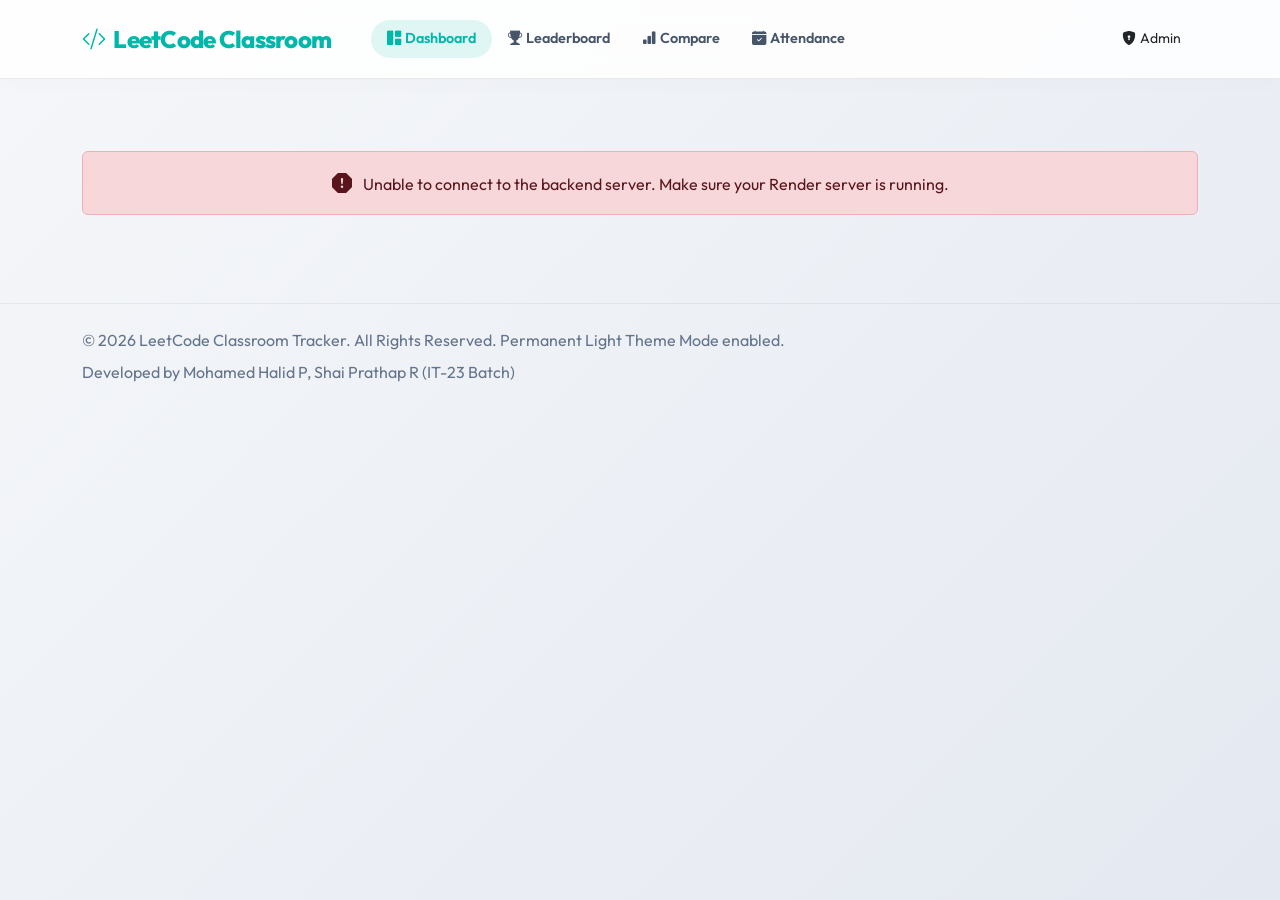
<file: frontend/index.html>
<!DOCTYPE html>
<html lang="en">
<head>
    <meta charset="UTF-8">
    <meta name="viewport" content="width=device-width, initial-scale=1.0">
    <title>Dashboard | LeetCode Class Tracker</title>
    <!-- Google Fonts -->
    <link rel="preconnect" href="https://fonts.googleapis.com">
    <link rel="preconnect" href="https://fonts.gstatic.com" crossorigin>
    <link href="https://fonts.googleapis.com/css2?family=Inter:wght@400;500;600;700&family=Outfit:wght@400;500;600;700;800&display=swap" rel="stylesheet">
    <!-- Bootstrap 5 CSS CDN -->
    <link href="https://cdn.jsdelivr.net/npm/bootstrap@5.3.2/dist/css/bootstrap.min.css" rel="stylesheet">
    <!-- Bootstrap Icons CDN -->
    <link rel="stylesheet" href="https://cdn.jsdelivr.net/npm/bootstrap-icons@1.11.2/font/bootstrap-icons.min.css">
    <!-- Custom CSS -->
    <link rel="stylesheet" href="css/style.css">
</head>
<body class="light-theme">
    
    <!-- Navbar Container -->
    <div id="navbar-container"></div>

    <!-- Main Content -->
    <div class="container my-4">
        <!-- Loader -->
        <div id="loader" class="text-center py-5">
            <div class="spinner-border text-easy" role="status">
                <span class="visually-hidden">Loading...</span>
            </div>
            <p class="text-secondary-custom mt-2">Loading classroom statistics dashboard...</p>
        </div>

        <!-- Dashboard Content (hidden until loaded) -->
        <div id="dashboard-content" style="display: none;">
            <!-- Filter Section -->
            <div class="card-glass p-3 mb-4 animate-fade-in">
                <div class="row g-3 align-items-center">
                    <div class="col-md-4">
                        <label for="deptSelect" class="form-label fw-semibold text-secondary-custom fs-7 mb-1">Filter Department</label>
                        <select id="deptSelect" class="form-select form-select-custom rounded-pill px-3 fs-7">
                            <option value="ALL">All Departments</option>
                            <option value="IT">Information Technology (IT)</option>
                            <option value="CSE">Computer Science & Engineering (CSE)</option>
                            <option value="CCE">Computer Science & Communication (CCE)</option>
                            <option value="AIML">Artificial Intelligence & Machine Learning (AIML)</option>
                            <option value="CS">Computer Science (CS)</option>
                        </select>
                    </div>
                    <div class="col-md-4">
                        <label for="yearSelect" class="form-label fw-semibold text-secondary-custom fs-7 mb-1">Filter Academic Year</label>
                        <select id="yearSelect" class="form-select form-select-custom rounded-pill px-3 fs-7">
                            <option value="ALL">All Years</option>
                            <option value="1">1st Year</option>
                            <option value="2">2nd Year</option>
                            <option value="3">3rd Year</option>
                            <option value="4">4th Year</option>
                        </select>
                    </div>
                    <div class="col-md-4 d-flex align-items-end h-100 mt-md-4">
                        <button id="applyFiltersBtn" class="btn btn-easy text-dark fw-bold rounded-pill w-100 py-2">
                            Apply Filters <i class="bi bi-funnel-fill ms-1"></i>
                        </button>
                    </div>
                </div>
            </div>

            <div class="row g-4 mb-4 animate-fade-in">
                <!-- Stats Cards -->
                <div class="col-md-4">
                    <div class="card-glass p-4 text-center h-100 d-flex flex-column justify-content-center">
                        <span class="fs-6 fw-semibold text-secondary-custom text-uppercase mb-2">Classroom</span>
                        <span id="classLabel" class="display-5 fw-extrabold text-easy">-</span>
                        <span class="fs-7 text-secondary-custom mt-2"><i class="bi bi-mortarboard-fill"></i> Mapped class database</span>
                    </div>
                </div>
                
                <div class="col-md-4">
                    <div class="card-glass p-4 text-center h-100 d-flex flex-column justify-content-center">
                        <span class="fs-6 fw-semibold text-secondary-custom text-uppercase mb-2">Today's Solves</span>
                        <span id="todaySolvesVal" class="display-4 fw-extrabold text-warning">0</span>
                        <span class="fs-7 text-secondary-custom mt-2"><i class="bi bi-graph-up-arrow"></i> Problems solved today</span>
                    </div>
                </div>
                
                <div class="col-md-4">
                    <div class="card-glass p-4 text-center h-100 d-flex flex-column justify-content-center">
                        <span class="fs-6 fw-semibold text-secondary-custom text-uppercase mb-2">Total Solves</span>
                        <span id="totalSolvesVal" class="display-4 fw-extrabold text-info">0</span>
                        <span class="fs-7 text-secondary-custom mt-2"><i class="bi bi-database-check"></i> Classroom aggregate</span>
                    </div>
                </div>
            </div>

            <div class="row g-4">
                <!-- Main Dashboard Body (Left Col) -->
                <div class="col-lg-8 animate-fade-in" style="animation-delay: 0.1s;">
                    <!-- Top Leaderboard Snippet -->
                    <div class="card-glass p-4 mb-4">
                        <div class="d-flex justify-content-between align-items-center mb-4">
                            <h3 class="mb-0 fs-4"><i class="bi bi-award-fill text-warning me-2"></i>Top Classroom Solvers</h3>
                            <a href="leaderboard.html" id="viewAllBtn" class="btn btn-sm btn-outline-easy fw-semibold rounded-pill px-3">
                                View All <i class="bi bi-arrow-right"></i>
                            </a>
                        </div>
                        
                        <div class="table-responsive">
                            <table class="table table-custom">
                                <thead>
                                    <tr>
                                        <th scope="col" style="width: 80px;">Rank</th>
                                        <th scope="col">Student</th>
                                        <th scope="col" class="text-center">Solved</th>
                                        <th scope="col" class="text-center">Breakdown</th>
                                        <th scope="col" class="text-center">Activity</th>
                                    </tr>
                                </thead>
                                <tbody id="topSolversBody">
                                    <!-- Rendered dynamically -->
                                </tbody>
                            </table>
                        </div>
                    </div>



                    <!-- Recent Activity Feed -->
                    <div class="card-glass p-4">
                        <h3 class="mb-4 fs-4"><i class="bi bi-activity text-easy me-2"></i>Recent Activity Feed</h3>
                        <div id="recentActivityFeed" class="pe-2" style="max-height: 450px; overflow-y: auto;">
                            <!-- Rendered dynamically -->
                        </div>
                    </div>
                </div>

                <!-- Sidebar Info Panel (Right Col) -->
                <div class="col-lg-4 animate-fade-in" style="animation-delay: 0.2s;">
                    <!-- Today's Task Card -->
                    <div class="card-glass p-4 mb-4 border-info border-opacity-20">
                        <div class="d-flex justify-content-between align-items-center mb-3">
                            <span class="fs-7 badge bg-info text-dark px-3 py-2 rounded-pill fw-bold text-uppercase tracking-wider">
                                <i class="bi bi-calendar-event-fill"></i> Today's Tasks
                            </span>
                            <button id="btnTaskHistory" class="btn btn-sm btn-outline-easy rounded-pill px-2 py-1 fs-7">
                                <i class="bi bi-clock-history"></i> History
                            </button>
                        </div>
                        <div id="taskDetails" class="text-start">
                            <div class="fs-7 text-secondary-custom text-center mb-3 pb-2 border-bottom border-secondary border-opacity-10" id="taskDate">-</div>
                            <div id="taskListContainer">
                                <!-- List of tasks rendered dynamically -->
                            </div>
                        </div>
                    </div>

                    <!-- Daily Challenge Card -->
                    <div class="card-glass p-4 mb-4 text-center border-warning border-opacity-20">
                        <span class="fs-7 badge bg-warning text-dark mb-3 px-3 py-2 rounded-pill fw-bold text-uppercase tracking-wider">
                            <i class="bi bi-lightning-charge-fill"></i> LeetCode Daily Challenge
                        </span>
                        <div id="challengeDetails">
                            <h4 id="challengeTitle" class="mb-2">-</h4>
                            <div class="mb-3">
                                <span id="challengeDifficulty" class="badge text-dark">-</span>
                            </div>
                            
                            <a id="challengeLink" href="#" target="_blank" class="btn btn-easy text-dark fw-bold rounded-pill w-100 mb-3">
                                Solve Challenge <i class="bi bi-box-arrow-up-right ms-1"></i>
                            </a>
                            
                            <div class="fs-7 text-secondary-custom">
                                Class Completion: <span id="challengeCompletion" class="text-easy fw-bold">-</span>
                            </div>
                        </div>
                    </div>

                    <!-- Notification Feed -->
                    <div class="card-glass p-4">
                        <h3 class="mb-3 fs-5"><i class="bi bi-bell-fill text-warning me-2"></i>Milestones & Logs</h3>
                        <div id="milestonesFeed" class="pe-2" style="max-height: 400px; overflow-y: auto;">
                            <!-- Rendered dynamically -->
                        </div>
                    </div>
                </div>
            </div>
        </div>
    </div>

    <!-- Task History Modal -->
    <div class="modal fade" id="taskHistoryModal" tabindex="-1" aria-labelledby="taskHistoryModalLabel" aria-hidden="true">
        <div class="modal-dialog modal-dialog-centered modal-md">
            <div class="modal-content card-glass border-0" style="background: rgba(255, 255, 255, 0.95); backdrop-filter: blur(15px); border-radius: 20px;">
                <div class="modal-header border-0 pb-0">
                    <h5 class="modal-title fw-bold text-dark" id="taskHistoryModalLabel">
                        <i class="bi bi-clock-history text-info me-2"></i>Daily Task History
                    </h5>
                    <button type="button" class="btn-close" data-bs-dismiss="modal" aria-label="Close"></button>
                </div>
                <div class="modal-body">
                    <div class="table-responsive" style="max-height: 400px; overflow-y: auto;">
                        <table class="table table-custom mb-0">
                            <thead>
                                <tr>
                                    <th>Date</th>
                                    <th>Task Assigned</th>
                                </tr>
                            </thead>
                            <tbody id="taskHistoryBody">
                                <!-- Rendered dynamically -->
                            </tbody>
                        </table>
                    </div>
                </div>
            </div>
        </div>
    </div>

    <!-- Footer Container -->
    <div id="footer-container"></div>

    <!-- Bootstrap 5 JS CDN -->
    <script src="https://cdn.jsdelivr.net/npm/bootstrap@5.3.2/dist/js/bootstrap.bundle.min.js"></script>
    <!-- Config and Core scripts -->
    <script src="js/config.js"></script>
    <script src="js/navbar.js"></script>
    <script>
        document.addEventListener("DOMContentLoaded", () => {
            const studentData = localStorage.getItem("current_student");
            const student = studentData ? JSON.parse(studentData) : null;
            const studentId = student ? student.id : '';
            
            const deptSelect = document.getElementById("deptSelect");
            const yearSelect = document.getElementById("yearSelect");
            const applyBtn = document.getElementById("applyFiltersBtn");
            const loader = document.getElementById("loader");
            const content = document.getElementById("dashboard-content");
            
            const viewAllBtn = document.getElementById("viewAllBtn");
            if (viewAllBtn && window.getPageUrl) {
                viewAllBtn.href = window.getPageUrl("leaderboard.html");
            }
            
            async function loadDashboard() {
                loader.style.display = "block";
                content.style.display = "none";
                
                const selectedDept = deptSelect ? deptSelect.value : "ALL";
                const selectedYear = yearSelect ? yearSelect.value : "ALL";
                
                try {
                    const response = await fetch(`${API_BASE_URL}/api/dashboard?student_id=${studentId}&dept=${selectedDept}&year=${selectedYear}&_=${Date.now()}`);
                    const data = await response.json();
                    
                    if (response.ok && data.status === "success") {
                        loader.style.display = "none";
                        content.style.display = "block";
                        
                        // Render aggregates
                        let classText = "";
                        if (selectedDept !== "ALL" && selectedYear !== "ALL") {
                            let yearSuffix = "th";
                            const yrNum = parseInt(selectedYear);
                            if (yrNum === 1) yearSuffix = "st";
                            else if (yrNum === 2) yearSuffix = "nd";
                            else if (yrNum === 3) yearSuffix = "rd";
                            classText = `${selectedDept} - ${selectedYear}${yearSuffix} Yr`;
                        } else if (selectedDept !== "ALL") {
                            classText = `${selectedDept} - All Yrs`;
                        } else if (selectedYear !== "ALL") {
                            let yearSuffix = "th";
                            const yrNum = parseInt(selectedYear);
                            if (yrNum === 1) yearSuffix = "st";
                            else if (yrNum === 2) yearSuffix = "nd";
                            else if (yrNum === 3) yearSuffix = "rd";
                            classText = `All Depts - ${selectedYear}${yearSuffix} Yr`;
                        } else {
                            classText = "ALL";
                        }
                        
                        document.getElementById("classLabel").textContent = classText;
                        document.getElementById("todaySolvesVal").textContent = data.today_solves || 0;
                        document.getElementById("totalSolvesVal").textContent = data.total_solves || 0;
                        
                        // Render Top Solvers
                        const solversBody = document.getElementById("topSolversBody");
                        solversBody.innerHTML = "";
                        if (data.top_students && data.top_students.length > 0) {
                            data.top_students.forEach((s, idx) => {
                                let medal = `#${idx + 1}`;
                                if (idx === 0) medal = "🥇";
                                else if (idx === 1) medal = "🥈";
                                else if (idx === 2) medal = "🥉";
                                
                                const avatar = s.avatar_url || 'https://assets.leetcode.com/users/default_avatar.png';
                                
                                const tr = document.createElement("tr");
                                tr.innerHTML = `
                                    <td class="fw-bold fs-5 text-secondary-custom align-middle">${medal}</td>
                                    <td class="align-middle">
                                        <a href="${(window.getPageUrl || ((p) => p))('student.html')}?id=${s.id}" class="fw-bold text-decoration-none text-reset d-flex align-items-center">
                                            <img src="${avatar}" alt="${s.name}" class="rounded-circle me-3" style="width: 36px; height: 36px; object-fit: cover;">
                                            <div>
                                                <div class="fs-6">${s.name}</div>
                                                <div class="fs-7 text-secondary-custom fw-normal">
                                                    @${s.leetcode_username} | <span class="badge bg-secondary bg-opacity-10 text-dark fs-8">${s.department || 'Unknown'} - ${s.academic_year || '0'} Yr</span>
                                                </div>
                                            </div>
                                        </a>
                                    </td>
                                    <td class="text-center fw-extrabold fs-6 text-easy align-middle">${s.total_solved}</td>
                                    <td class="text-center align-middle">
                                        <div class="d-flex align-items-center justify-content-center gap-1 fs-7">
                                            <span class="badge bg-easy text-white fw-semibold px-2 py-1">E: ${s.easy_solved}</span>
                                            <span class="badge bg-medium text-white fw-semibold px-2 py-1">M: ${s.medium_solved}</span>
                                            <span class="badge bg-hard text-white fw-semibold px-2 py-1">H: ${s.hard_solved}</span>
                                        </div>
                                    </td>
                                    <td class="text-center align-middle">
                                        <div class="d-flex flex-column align-items-center justify-content-center">
                                            ${s.today_solves > 0 ? `<span class="badge bg-warning text-dark font-monospace fw-bold mb-1">+${s.today_solves} today</span>` : ``}
                                            <span class="font-monospace fs-7 text-secondary-custom fw-semibold">${s.current_streak > 0 ? `${s.current_streak}🔥 streak` : '0🔥'}</span>
                                        </div>
                                    </td>
                                `;
                                solversBody.appendChild(tr);
                            });
                        } else {
                            solversBody.innerHTML = `
                                <tr>
                                    <td colspan="5" class="text-center text-secondary-custom py-5">
                                        <i class="bi bi-emoji-neutral display-6 mb-3"></i>
                                        <p>No students found for this department/year.</p>
                                    </td>
                                </tr>
                            `;
                        }
                        

                        // Render Activity Feed
                        const activityFeed = document.getElementById("recentActivityFeed");
                        activityFeed.innerHTML = "";
                        if (data.recent_submissions && data.recent_submissions.length > 0) {
                            data.recent_submissions.forEach((sub, idx) => {
                                let diffClass = "medium";
                                if (sub.difficulty === "Easy") diffClass = "easy";
                                else if (sub.difficulty === "Hard") diffClass = "hard";
                                
                                const div = document.createElement("div");
                                div.className = `feed-item ${diffClass} animate-fade-in`;
                                div.style.animationDelay = `${idx * 0.05}s`;
                                div.innerHTML = `
                                    <div class="d-flex justify-content-between align-items-start">
                                        <div>
                                            <span class="fw-bold">${sub.student_name}</span> 
                                            <span class="text-secondary-custom">solved</span>
                                            <a href="https://leetcode.com/problems/${sub.title_slug}" target="_blank" class="fw-semibold text-decoration-none text-reset ms-1">
                                                ${sub.title}
                                            </a>
                                        </div>
                                        <span class="badge-difficulty bg-${diffClass} text-dark">
                                            ${sub.difficulty}
                                        </span>
                                    </div>
                                    <div class="fs-7 text-secondary-custom mt-1">
                                        <i class="bi bi-clock me-1"></i>${sub.time_ago}
                                    </div>
                                `;
                                activityFeed.appendChild(div);
                            });
                        } else {
                            activityFeed.innerHTML = `
                                <div class="text-center text-secondary-custom py-4">
                                    <p>No recent submissions found for this department/year.</p>
                                </div>
                            `;
                        }
                        
                        // Render Daily Challenge
                        if (data.daily_challenge) {
                            document.getElementById("challengeTitle").textContent = data.daily_challenge.title;
                            const difficultyBadge = document.getElementById("challengeDifficulty");
                            const diff = data.daily_challenge.difficulty;
                            difficultyBadge.textContent = diff;
                            difficultyBadge.className = `badge bg-${diff === 'Easy' ? 'easy' : (diff === 'Hard' ? 'hard' : 'medium')} text-dark`;
                            
                            document.getElementById("challengeLink").href = `https://leetcode.com/problems/${data.daily_challenge.title_slug}/`;
                            document.getElementById("challengeCompletion").textContent = `${data.challenge_completed_count} / ${data.total_students}`;
                        }
                        
                        // Render Today's Tasks
                        try {
                            const taskResponse = await fetch(`${API_BASE_URL}/api/daily-task?_=${Date.now()}`);
                            const taskData = await taskResponse.json();
                            const taskDateEl = document.getElementById("taskDate");
                            const taskListContainer = document.getElementById("taskListContainer");
                            
                            if (taskDateEl) {
                                taskDateEl.textContent = taskData.date || "";
                            }
                            if (taskListContainer) {
                                taskListContainer.innerHTML = "";
                                if (taskData.tasks && taskData.tasks.length > 0) {
                                    const ol = document.createElement("ol");
                                    ol.className = "list-group list-group-numbered list-group-flush fs-7";
                                    taskData.tasks.forEach(task => {
                                        const li = document.createElement("li");
                                        li.className = "list-group-item d-flex justify-content-between align-items-start bg-transparent text-dark border-0 px-0 py-2";
                                        const numStr = task.problem_number ? ` (Problem #${task.problem_number})` : "";
                                        li.innerHTML = `
                                            <div class="ms-2 me-auto fw-bold text-dark">
                                                ${task.problem_name}
                                                <div class="fw-normal text-secondary-custom fs-8">${numStr}</div>
                                            </div>
                                        `;
                                        ol.appendChild(li);
                                    });
                                    taskListContainer.appendChild(ol);
                                } else {
                                    taskListContainer.innerHTML = `<div class="text-center text-secondary-custom fs-7 py-3">No tasks assigned for today.</div>`;
                                }
                            }
                        } catch (taskErr) {
                            console.error("Error loading daily task:", taskErr);
                        }
                        
                        // Render Milestones
                        const milestonesFeed = document.getElementById("milestonesFeed");
                        milestonesFeed.innerHTML = "";
                        if (data.notifications && data.notifications.length > 0) {
                            data.notifications.forEach(notif => {
                                const div = document.createElement("div");
                                div.className = "p-3 mb-2 rounded-3 border border-secondary border-opacity-10 bg-dark bg-opacity-10";
                                div.innerHTML = `
                                    <div class="fs-6 fw-semibold text-dark mb-1">${notif.content}</div>
                                    <div class="fs-7 text-secondary-custom font-monospace">${notif.time_ago}</div>
                                `;
                                milestonesFeed.appendChild(div);
                            });
                        } else {
                            milestonesFeed.innerHTML = `
                                <div class="text-center text-secondary-custom py-4">
                                    <p>No notifications generated yet.</p>
                                </div>
                            `;
                        }
                    }
                } catch (err) {
                    console.error(err);
                    loader.innerHTML = `
                        <div class="alert alert-danger max-width-md mx-auto" role="alert">
                            <i class="bi bi-exclamation-octagon-fill me-2 fs-5"></i>
                            Unable to connect to the backend server. Make sure your Render server is running.
                        </div>
                    `;
                }
            }
            
            // Event listeners
            if (applyBtn) {
                applyBtn.addEventListener("click", loadDashboard);
            }
            
            // Task History Modal Logic
            const btnTaskHistory = document.getElementById("btnTaskHistory");
            const taskHistoryModal = new bootstrap.Modal(document.getElementById("taskHistoryModal"));
            const taskHistoryBody = document.getElementById("taskHistoryBody");
            
            if (btnTaskHistory) {
                btnTaskHistory.addEventListener("click", async () => {
                    taskHistoryBody.innerHTML = `<tr><td colspan="2" class="text-center py-3"><div class="spinner-border spinner-border-sm text-info" role="status"></div> Loading...</td></tr>`;
                    taskHistoryModal.show();
                    
                    try {
                        const res = await fetch(`${API_BASE_URL}/api/daily-tasks/history?_=${Date.now()}`);
                        const data = await res.json();
                        
                        taskHistoryBody.innerHTML = "";
                        if (data.history && data.history.length > 0) {
                            data.history.forEach(item => {
                                const tr = document.createElement("tr");
                                const numStr = item.problem_number ? `#${item.problem_number}: ` : "";
                                // Parse date string safely
                                const dateParts = item.date.split('-');
                                const taskDateObj = new Date(dateParts[0], dateParts[1] - 1, dateParts[2]);
                                const formattedDate = taskDateObj.toLocaleDateString('en-US', { month: 'short', day: 'numeric', year: 'numeric' });
                                tr.innerHTML = `
                                    <td class="fs-7 text-secondary-custom fw-semibold">${formattedDate}</td>
                                    <td class="fs-7 text-dark fw-bold">${numStr}${item.problem_name}</td>
                                `;
                                taskHistoryBody.appendChild(tr);
                            });
                        } else {
                            taskHistoryBody.innerHTML = `<tr><td colspan="2" class="text-center text-secondary-custom py-3">No task history found.</td></tr>`;
                        }
                    } catch (err) {
                        console.error("Error loading task history:", err);
                        taskHistoryBody.innerHTML = `<tr><td colspan="2" class="text-center text-danger py-3">Failed to load history.</td></tr>`;
                    }
                });
            }
            
            // Initial load
            loadDashboard();
        });
    </script>
</body>
</html>
</file>
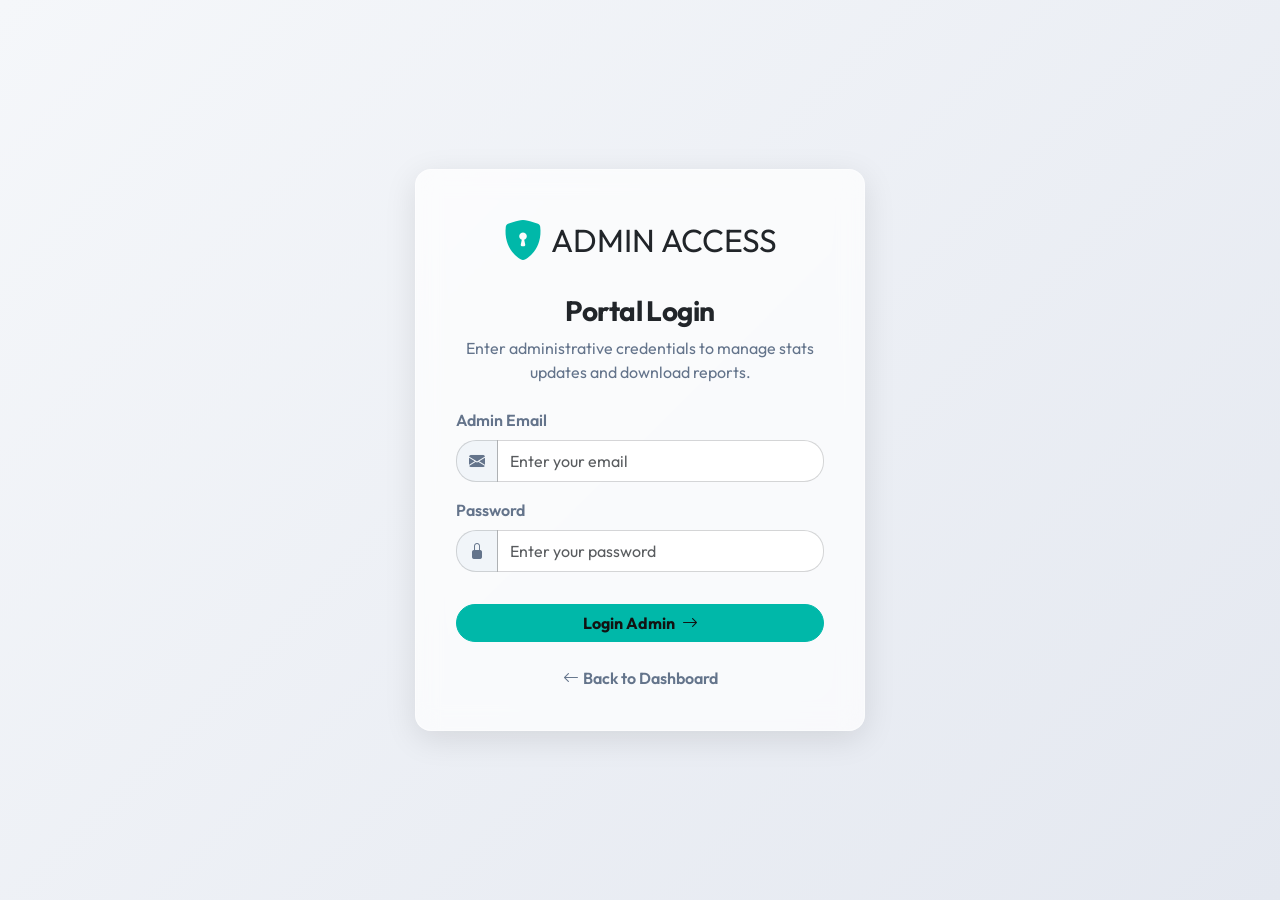
<file: frontend/admin_login.html>
<!DOCTYPE html>
<html lang="en">
<head>
    <meta charset="UTF-8">
    <meta name="viewport" content="width=device-width, initial-scale=1.0">
    <title>Admin Login | LeetCode Class Tracker</title>
    <!-- Google Fonts -->
    <link rel="preconnect" href="https://fonts.googleapis.com">
    <link rel="preconnect" href="https://fonts.gstatic.com" crossorigin>
    <link href="https://fonts.googleapis.com/css2?family=Inter:wght@400;500;600;700&family=Outfit:wght@400;500;600;700;800&display=swap" rel="stylesheet">
    <!-- Bootstrap 5 CSS CDN -->
    <link href="https://cdn.jsdelivr.net/npm/bootstrap@5.3.2/dist/css/bootstrap.min.css" rel="stylesheet">
    <!-- Bootstrap Icons CDN -->
    <link rel="stylesheet" href="https://cdn.jsdelivr.net/npm/bootstrap-icons@1.11.2/font/bootstrap-icons.min.css">
    <!-- Custom CSS -->
    <link rel="stylesheet" href="css/style.css">
    <style>
        .login-container {
            min-height: 100vh;
            display: flex;
            align-items: center;
            justify-content: center;
            padding: 20px;
        }
        .login-card {
            max-width: 450px;
            width: 100%;
            padding: 40px;
            text-align: center;
        }
    </style>
</head>
<body class="light-theme">
    <div class="login-container">
        <div class="card-glass login-card animate-fade-in">
            <!-- Branding -->
            <div class="d-flex align-items-center justify-content-center mb-4">
                <span class="text-easy fs-1 me-2"><i class="bi bi-shield-lock-fill"></i></span>
                <span class="fs-2 fw-extrabold text-uppercase tracking-wider text-dark">Admin Access</span>
            </div>
            
            <h3 class="mb-2 text-dark">Portal Login</h3>
            <p class="text-secondary-custom fs-7 mb-4">Enter administrative credentials to manage stats updates and download reports.</p>
            
            <!-- Error messages -->
            <div id="errorContainer" style="display: none;">
                <div class="alert alert-danger alert-dismissible fade show rounded-3 fs-7 py-2 px-3 text-start" role="alert">
                    <i class="bi bi-exclamation-triangle-fill me-2"></i> <span id="errorMsg"></span>
                    <button type="button" class="btn-close" data-bs-dismiss="alert" aria-label="Close" style="padding: 10px;"></button>
                </div>
            </div>

            <form id="adminLoginForm" class="text-start">
                <div class="mb-3">
                    <label for="email" class="form-label fw-semibold text-secondary-custom fs-7">Admin Email</label>
                    <div class="input-group">
                        <span class="input-group-text input-group-text-custom text-secondary-custom" style="border-radius: 20px 0 0 20px; border-right: none;">
                            <i class="bi bi-envelope-fill"></i>
                        </span>
                        <input type="email" class="form-control login-input py-2 fs-6" id="email" name="email" placeholder="Enter your email" required style="border-radius: 0 20px 20px 0; border-left: none;">
                    </div>
                </div>
                
                <div class="mb-4">
                    <label for="password" class="form-label fw-semibold text-secondary-custom fs-7">Password</label>
                    <div class="input-group">
                        <span class="input-group-text input-group-text-custom text-secondary-custom" style="border-radius: 20px 0 0 20px; border-right: none;">
                            <i class="bi bi-lock-fill"></i>
                        </span>
                        <input type="password" class="form-control login-input py-2 fs-6" id="password" name="password" placeholder="Enter your password" required style="border-radius: 0 20px 20px 0; border-left: none;">
                    </div>
                </div>
                
                <button type="submit" class="btn btn-easy text-dark fw-bold rounded-pill w-100 py-2.5 mt-2 fs-6">
                    Login Admin <i class="bi bi-arrow-right ms-1"></i>
                </button>
            </form>
            
            <div class="mt-4">
                <a href="index.html" id="studentPortalLink" class="text-decoration-none text-secondary-custom fs-7 fw-semibold">
                    <i class="bi bi-arrow-left me-1"></i>Back to Dashboard
                </a>
            </div>
        </div>
    </div>

    <!-- Configuration and core JS scripts -->
    <script src="js/config.js"></script>
    <script>
        document.addEventListener("DOMContentLoaded", () => {
            const isLocal = window.location.hostname === 'localhost' || 
                            window.location.hostname === '127.0.0.1' || 
                            window.location.protocol === 'file:';
            
            const getPageUrl = (page) => {
                return isLocal ? page : page.replace('.html', '');
            };

            const studentLink = document.getElementById("studentPortalLink");
            if (studentLink) {
                studentLink.href = getPageUrl("index.html");
            }

            if (sessionStorage.getItem("admin_token")) {
                window.location.href = getPageUrl("admin.html");
                return;
            }
            
            const form = document.getElementById("adminLoginForm");
            const errorContainer = document.getElementById("errorContainer");
            const errorMsg = document.getElementById("errorMsg");
            
            form.addEventListener("submit", async (e) => {
                e.preventDefault();
                errorContainer.style.display = "none";
                
                const emailVal = document.getElementById("email").value;
                const passwordVal = document.getElementById("password").value;
                
                try {
                    const response = await fetch(`${API_BASE_URL}/api/admin/login`, {
                        method: "POST",
                        headers: {
                            "Content-Type": "application/json"
                        },
                        body: JSON.stringify({ email: emailVal, password: passwordVal })
                    });
                    
                    const data = await response.json();
                    
                    if (response.ok && data.status === "success") {
                        sessionStorage.setItem("admin_token", data.admin_token);
                        sessionStorage.setItem("admin_email", emailVal);
                        window.location.href = getPageUrl("admin.html");
                    } else {
                        errorMsg.textContent = data.message || "Invalid credentials.";
                        errorContainer.style.display = "block";
                    }
                } catch (err) {
                    errorMsg.textContent = "Unable to connect to the server. Please check if the backend is running.";
                    errorContainer.style.display = "block";
                    console.error(err);
                }
            });
        });
    </script>
</body>
</html>
</file>
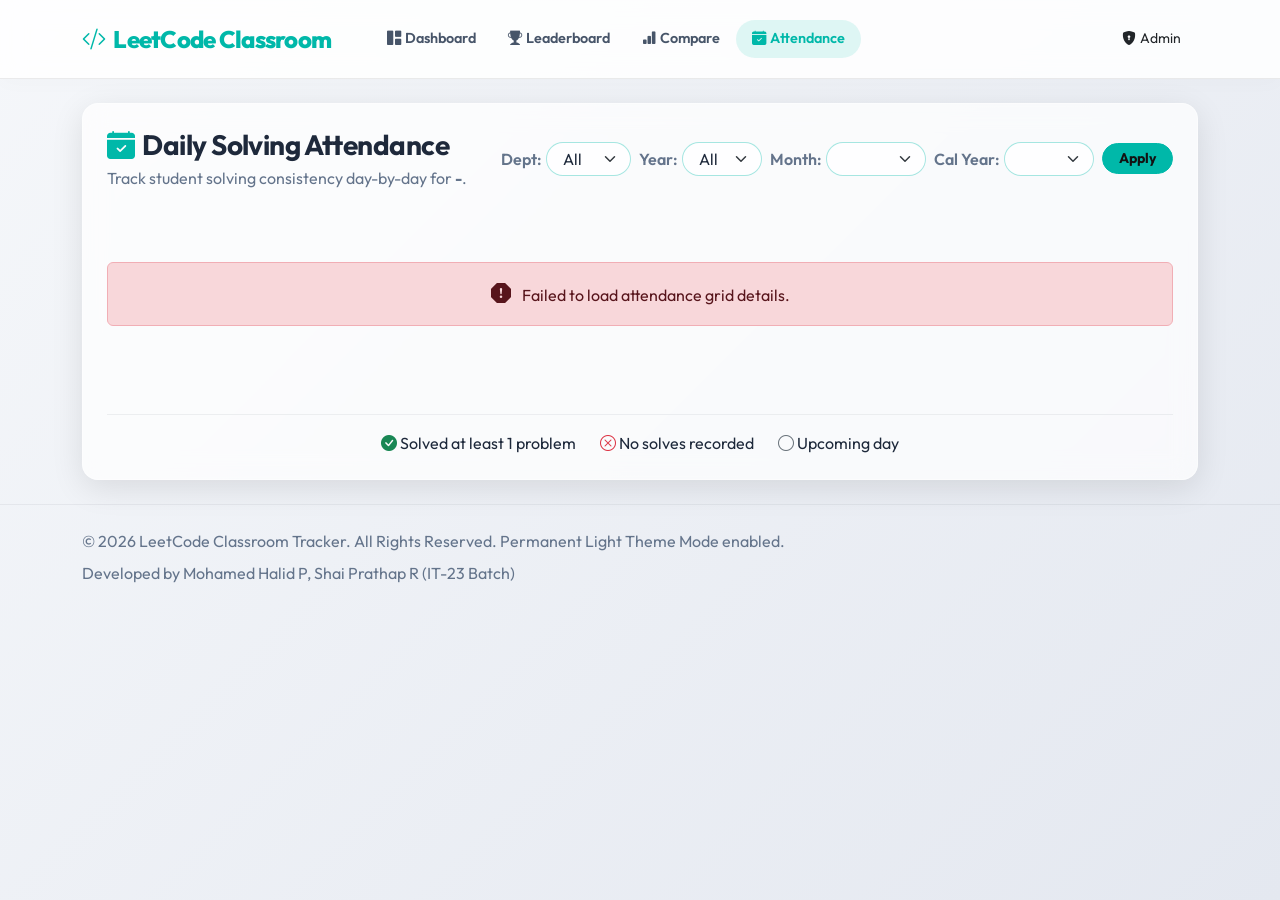
<file: frontend/attendance.html>
<!DOCTYPE html>
<html lang="en">
<head>
    <meta charset="UTF-8">
    <meta name="viewport" content="width=device-width, initial-scale=1.0">
    <title>Attendance | LeetCode Class Tracker</title>
    <!-- Google Fonts -->
    <link rel="preconnect" href="https://fonts.googleapis.com">
    <link rel="preconnect" href="https://fonts.gstatic.com" crossorigin>
    <link href="https://fonts.googleapis.com/css2?family=Inter:wght@400;500;600;700&family=Outfit:wght@400;500;600;700;800&display=swap" rel="stylesheet">
    <!-- Bootstrap 5 CSS CDN -->
    <link href="https://cdn.jsdelivr.net/npm/bootstrap@5.3.2/dist/css/bootstrap.min.css" rel="stylesheet">
    <!-- Bootstrap Icons CDN -->
    <link rel="stylesheet" href="https://cdn.jsdelivr.net/npm/bootstrap-icons@1.11.2/font/bootstrap-icons.min.css">
    <!-- Custom CSS -->
    <link rel="stylesheet" href="css/style.css">
</head>
<body class="light-theme">
    
    <!-- Navbar Container -->
    <div id="navbar-container"></div>

    <!-- Main Content -->
    <div class="container my-4">
        <div class="card-glass p-4 animate-fade-in">
            <div class="d-flex flex-column flex-md-row justify-content-between align-items-md-center mb-4">
                <div>
                    <h2 class="mb-1 fs-3"><i class="bi bi-calendar-check-fill text-easy me-2"></i>Daily Solving Attendance</h2>
                    <p class="text-secondary-custom mb-0">Track student solving consistency day-by-day for <strong id="monthNameHeader">-</strong>.</p>
                </div>
                
                <!-- Filters Selector Form -->
                <div class="mt-3 mt-md-0 d-flex flex-wrap gap-2 align-items-center">
                    <div class="d-flex align-items-center gap-1">
                        <label for="deptSelect" class="fs-7 fw-semibold text-secondary-custom mb-0">Dept:</label>
                        <select id="deptSelect" class="form-select form-select-custom rounded-pill px-3 py-1 fs-7" style="width: auto; min-width: 80px;">
                            <option value="ALL">All</option>
                            <option value="CSE">CSE</option>
                            <option value="IT">IT</option>
                            <option value="CCE">CCE</option>
                            <option value="AI ML">AI ML</option>
                            <option value="CYBER">CYBER</option>
                        </select>
                    </div>
                    <div class="d-flex align-items-center gap-1">
                        <label for="acadYearSelect" class="fs-7 fw-semibold text-secondary-custom mb-0">Year:</label>
                        <select id="acadYearSelect" class="form-select form-select-custom rounded-pill px-3 py-1 fs-7" style="width: auto; min-width: 80px;">
                            <option value="ALL">All</option>
                            <option value="4">4</option>
                            <option value="3">3</option>
                            <option value="2">2</option>
                            <option value="1">1</option>
                        </select>
                    </div>
                    <div class="d-flex align-items-center gap-1">
                        <label for="monthSelect" class="fs-7 fw-semibold text-secondary-custom mb-0">Month:</label>
                        <select id="monthSelect" class="form-select form-select-custom rounded-pill px-3 py-1 fs-7" style="width: auto; min-width: 100px;">
                            <!-- Rendered dynamically -->
                        </select>
                    </div>
                    <div class="d-flex align-items-center gap-1">
                        <label for="yearSelect" class="fs-7 fw-semibold text-secondary-custom mb-0">Cal Year:</label>
                        <select id="yearSelect" class="form-select form-select-custom rounded-pill px-3 py-1 fs-7" style="width: auto; min-width: 90px;">
                            <!-- Rendered dynamically -->
                        </select>
                    </div>
                    <button id="applyFilterBtn" class="btn btn-sm btn-easy text-dark fw-bold rounded-pill px-3">Apply</button>
                </div>
            </div>

            <!-- Loader -->
            <div id="gridLoader" class="text-center py-5">
                <div class="spinner-border text-easy" role="status">
                    <span class="visually-hidden">Loading grid...</span>
                </div>
            </div>

            <!-- Attendance Grid Table -->
            <div class="table-responsive" id="attendanceGridWrapper" style="max-height: 600px; overflow-y: auto; display: none;">
                <table class="table table-bordered text-center align-middle" style="border-color: rgba(0, 0, 0, 0.08);">
                    <thead class="sticky-top attendance-header" style="z-index: 10;">
                        <tr class="fs-8 fw-bold" id="attendanceHeaderRow">
                            <th scope="col" style="text-align: left; min-width: 150px; left: 0; position: sticky; z-index: 11;" class="border-end shadow-sm attendance-header-first">Student</th>
                            <!-- Day numbers added dynamically -->
                            <th scope="col" class="px-2" style="min-width: 60px;">Solves</th>
                            <th scope="col" class="px-2" style="min-width: 60px;">Rate</th>
                        </tr>
                    </thead>
                    <tbody id="attendanceBody">
                        <!-- Rendered dynamically -->
                    </tbody>
                </table>
            </div>
            
            <div class="mt-4 d-flex flex-wrap gap-4 justify-content-center border-top border-secondary border-opacity-10 pt-3">
                <div class="fs-7"><span class="text-success"><i class="bi bi-check-circle-fill"></i></span> Solved at least 1 problem</div>
                <div class="fs-7"><span class="text-danger"><i class="bi bi-x-circle"></i></span> No solves recorded</div>
                <div class="fs-7"><span class="text-secondary opacity-35"><i class="bi bi-circle"></i></span> Upcoming day</div>
            </div>
        </div>
    </div>

    <!-- Footer Container -->
    <div id="footer-container"></div>

    <!-- Bootstrap 5 JS CDN -->
    <script src="https://cdn.jsdelivr.net/npm/bootstrap@5.3.2/dist/js/bootstrap.bundle.min.js"></script>
    <!-- Config and Core scripts -->
    <script src="js/config.js"></script>
    <script src="js/navbar.js"></script>
    <script>
        document.addEventListener("DOMContentLoaded", () => {
            const studentData = localStorage.getItem("current_student");
            const adminToken = sessionStorage.getItem("admin_token");
            const student = studentData ? JSON.parse(studentData) : null;
            const studentId = student ? student.id : '';
            
            const deptSelect = document.getElementById("deptSelect");
            const acadYearSelect = document.getElementById("acadYearSelect");
            const monthSelect = document.getElementById("monthSelect");
            const yearSelect = document.getElementById("yearSelect");
            const applyBtn = document.getElementById("applyFilterBtn");
            const gridLoader = document.getElementById("gridLoader");
            const gridWrapper = document.getElementById("attendanceGridWrapper");
            const headerRow = document.getElementById("attendanceHeaderRow");
            const attendanceBody = document.getElementById("attendanceBody");
            const monthNameHeader = document.getElementById("monthNameHeader");
            
            let initialLoad = true;
            
            async function loadAttendanceGrid() {
                gridLoader.style.display = "block";
                gridWrapper.style.display = "none";
                
                const month = monthSelect.value || '';
                const year = yearSelect.value || '';
                const dept = deptSelect.value || '';
                const academicYear = acadYearSelect.value || '';
                
                try {
                    const url = `${API_BASE_URL}/api/attendance?student_id=${studentId}&month=${month}&year=${year}&dept=${dept}&academic_year=${academicYear}`;
                    const response = await fetch(url);
                    const data = await response.json();
                    
                    if (response.ok && data.status === "success") {
                        gridLoader.style.display = "none";
                        gridWrapper.style.display = "block";
                        
                        monthNameHeader.textContent = data.month_name;
                        
                        // Populate month/year options if initial load
                        if (initialLoad) {
                            monthSelect.innerHTML = "";
                            data.months_list.forEach(m => {
                                const option = document.createElement("option");
                                option.value = m[0];
                                option.textContent = m[1];
                                if (data.active_month === m[0]) option.selected = true;
                                monthSelect.appendChild(option);
                            });
                            
                            yearSelect.innerHTML = "";
                            data.years_list.forEach(y => {
                                const option = document.createElement("option");
                                option.value = y;
                                option.textContent = y;
                                if (data.active_year === y) option.selected = true;
                                yearSelect.appendChild(option);
                            });
                            
                            if (data.active_dept) {
                                deptSelect.value = data.active_dept;
                            }
                            if (data.active_academic_year) {
                                acadYearSelect.value = data.active_academic_year;
                            }
                            initialLoad = false;
                        }
                        
                        // Re-build header row day columns
                        headerRow.innerHTML = '<th scope="col" style="text-align: left; min-width: 150px; left: 0; position: sticky; z-index: 11;" class="border-end shadow-sm attendance-header-first">Student</th>';
                        data.days.forEach(day => {
                            const th = document.createElement("th");
                            th.className = "cell-att";
                            th.textContent = day;
                            headerRow.appendChild(th);
                        });
                        
                        const thSolves = document.createElement("th");
                        thSolves.className = "px-2";
                        thSolves.style.minWidth = "60px";
                        thSolves.textContent = "Solves";
                        headerRow.appendChild(thSolves);
                        
                        const thRate = document.createElement("th");
                        thRate.className = "px-2";
                        thRate.style.minWidth = "60px";
                        thRate.textContent = "Rate";
                        headerRow.appendChild(thRate);
                        
                        // Populate attendance body rows
                        attendanceBody.innerHTML = "";
                        if (data.attendance_records && data.attendance_records.length > 0) {
                            data.attendance_records.forEach(record => {
                                const tr = document.createElement("tr");
                                
                                // Name cell
                                const tdName = document.createElement("td");
                                tdName.style.textAlign = "left";
                                tdName.style.left = "0";
                                tdName.style.position = "sticky";
                                tdName.style.zIndex = "5";
                                tdName.className = "fw-bold border-end shadow-sm attendance-name-cell";
                                const getPageUrl = window.getPageUrl || ((p) => p);
                                tdName.innerHTML = `<a href="${getPageUrl('student.html')}?id=${record.student.id}" class="text-decoration-none text-reset">${record.student.name}</a>`;
                                tr.appendChild(tdName);
                                
                                // Grid cells
                                record.days_solved.forEach(status => {
                                    const tdCell = document.createElement("td");
                                    tdCell.className = "cell-att";
                                    
                                    if (status === 'solved') {
                                        tdCell.innerHTML = '<span class="text-success" title="Solved problems"><i class="bi bi-check-circle-fill"></i></span>';
                                    } else if (status === 'upcoming') {
                                        tdCell.innerHTML = '<span class="text-secondary opacity-35" title="Upcoming day"><i class="bi bi-circle"></i></span>';
                                    } else {
                                        tdCell.innerHTML = '<span class="text-danger border-opacity-10" title="No solves"><i class="bi bi-x-circle"></i></span>';
                                    }
                                    tr.appendChild(tdCell);
                                });
                                
                                // Solves & Rate cells
                                const tdSolves = document.createElement("td");
                                tdSolves.className = "fw-bold text-easy font-monospace fs-7";
                                tdSolves.textContent = record.total_solves_this_month;
                                tr.appendChild(tdSolves);
                                
                                const tdRate = document.createElement("td");
                                tdRate.className = "fw-bold text-info font-monospace fs-7";
                                tdRate.textContent = `${record.solve_rate}%`;
                                tr.appendChild(tdRate);
                                
                                attendanceBody.appendChild(tr);
                            });
                        } else {
                            attendanceBody.innerHTML = `
                                <tr>
                                    <td colspan="${data.days.length + 3}" class="text-center text-secondary-custom py-5">
                                        <i class="bi bi-calendar-x display-6 mb-3"></i>
                                        <p>No student data available for attendance tracking.</p>
                                    </td>
                                </tr>
                            `;
                        }
                    }
                } catch (err) {
                    console.error(err);
                    gridLoader.innerHTML = `
                        <div class="alert alert-danger max-width-md mx-auto" role="alert">
                            <i class="bi bi-exclamation-octagon-fill me-2 fs-5"></i>
                            Failed to load attendance grid details.
                        </div>
                    `;
                }
            }
            
            applyBtn.addEventListener("click", loadAttendanceGrid);
            
            // Load initially
            loadAttendanceGrid();
        });
    </script>
</body>
</html>
</file>
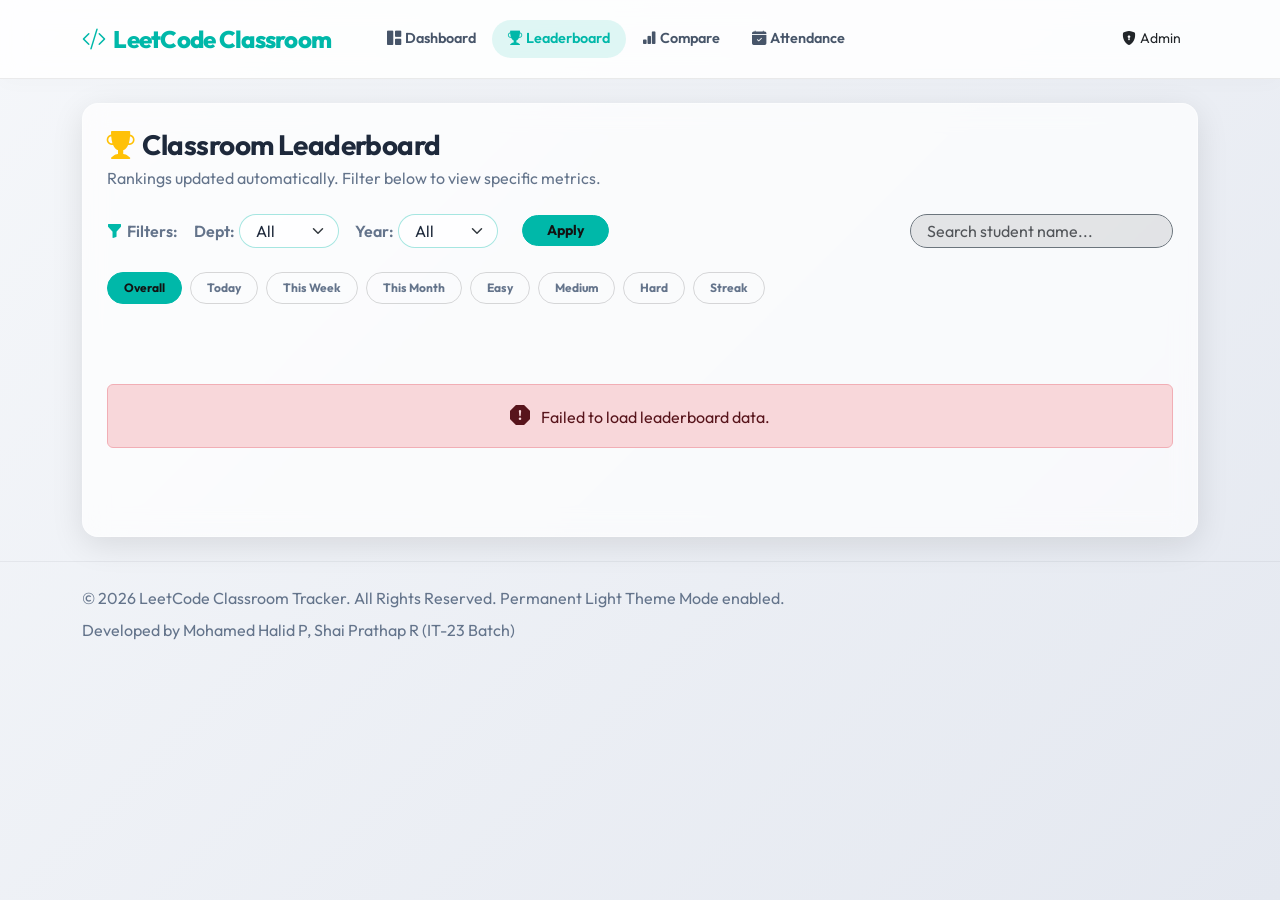
<file: frontend/leaderboard.html>
<!DOCTYPE html>
<html lang="en">
<head>
    <meta charset="UTF-8">
    <meta name="viewport" content="width=device-width, initial-scale=1.0">
    <title>Leaderboard | LeetCode Class Tracker</title>
    <!-- Google Fonts -->
    <link rel="preconnect" href="https://fonts.googleapis.com">
    <link rel="preconnect" href="https://fonts.gstatic.com" crossorigin>
    <link href="https://fonts.googleapis.com/css2?family=Inter:wght@400;500;600;700&family=Outfit:wght@400;500;600;700;800&display=swap" rel="stylesheet">
    <!-- Bootstrap 5 CSS CDN -->
    <link href="https://cdn.jsdelivr.net/npm/bootstrap@5.3.2/dist/css/bootstrap.min.css" rel="stylesheet">
    <!-- Bootstrap Icons CDN -->
    <link rel="stylesheet" href="https://cdn.jsdelivr.net/npm/bootstrap-icons@1.11.2/font/bootstrap-icons.min.css">
    <!-- Custom CSS -->
    <link rel="stylesheet" href="css/style.css">
</head>
<body class="light-theme">
    
    <!-- Navbar Container -->
    <div id="navbar-container"></div>

    <!-- Main Content -->
    <div class="container my-4">
        <div class="card-glass p-4 animate-fade-in">
            <div class="d-flex flex-column flex-md-row justify-content-between align-items-md-center mb-4">
                <div>
                    <h2 class="mb-1 fs-3"><i class="bi bi-trophy-fill text-warning me-2"></i>Classroom Leaderboard</h2>
                    <p class="text-secondary-custom mb-0">Rankings updated automatically. Filter below to view specific metrics.</p>
                </div>
            </div>

            <!-- Dropdown Filters (Department & Year) -->
            <div class="d-flex flex-wrap gap-2 align-items-center mb-4">
                <div class="d-flex align-items-center gap-1 me-2">
                    <span class="fs-7 fw-semibold text-secondary-custom"><i class="bi bi-funnel-fill text-easy me-1"></i>Filters:</span>
                </div>

                <div class="d-flex align-items-center gap-1 me-2">
                    <label for="deptSelect" class="fs-7 fw-semibold text-secondary-custom mb-0">Dept:</label>
                    <select id="deptSelect" class="form-select form-select-custom rounded-pill px-3 py-1 fs-7" style="width: auto; min-width: 100px;">
                        <option value="ALL">All</option>
                        <option value="CSE">CSE</option>
                        <option value="IT">IT</option>
                        <option value="CCE">CCE</option>
                        <option value="AI ML">AI ML</option>
                        <option value="CYBER">CYBER</option>
                    </select>
                </div>

                <div class="d-flex align-items-center gap-1 me-3">
                    <label for="yearSelect" class="fs-7 fw-semibold text-secondary-custom mb-0">Year:</label>
                    <select id="yearSelect" class="form-select form-select-custom rounded-pill px-3 py-1 fs-7" style="width: auto; min-width: 100px;">
                        <option value="ALL">All</option>
                        <option value="4">4th Yr</option>
                        <option value="3">3rd Yr</option>
                        <option value="2">2nd Yr</option>
                    </select>
                </div>

                <button id="applyFiltersBtn" class="btn btn-sm btn-easy text-dark fw-bold rounded-pill px-4 me-md-4">Apply</button>
                
                <div class="d-flex align-items-center gap-1 ms-md-auto mt-2 mt-md-0" style="min-width: 250px;">
                    <input type="text" id="searchInput" class="form-control bg-dark bg-opacity-10 text-dark border-secondary border-opacity-20 rounded-pill px-3 py-1 fs-7" placeholder="Search student name...">
                </div>
            </div>

            <!-- Sorting Metric Tabs -->
            <div class="mb-4 overflow-x-auto">
                <div class="d-flex flex-nowrap gap-2 pb-2" id="sortingTabs">
                    <button class="btn-filter active" data-filter="overall">Overall</button>
                    <button class="btn-filter inactive" data-filter="today">Today</button>
                    <button class="btn-filter inactive" data-filter="week">This Week</button>
                    <button class="btn-filter inactive" data-filter="month">This Month</button>
                    <button class="btn-filter inactive" data-filter="easy">Easy</button>
                    <button class="btn-filter inactive" data-filter="medium">Medium</button>
                    <button class="btn-filter inactive" data-filter="hard">Hard</button>
                    <button class="btn-filter inactive" data-filter="streak">Streak</button>
                </div>
            </div>

            <!-- Loader inside table -->
            <div id="tableLoader" class="text-center py-5">
                <div class="spinner-border text-easy" role="status">
                    <span class="visually-hidden">Loading...</span>
                </div>
                <p class="text-secondary-custom mt-2">Loading ranks...</p>
            </div>

            <!-- Leaderboard Table -->
            <div class="table-responsive" id="leaderboardTableWrapper" style="display: none;">
                <table class="table table-custom">
                    <thead>
                        <tr>
                            <th scope="col" style="width: 70px;">Rank</th>
                            <th scope="col">Name / Reg No</th>
                            <th scope="col" class="text-center">Total</th>
                            <th scope="col" class="text-center">Easy</th>
                            <th scope="col" class="text-center">Medium</th>
                            <th scope="col" class="text-center">Hard</th>
                            <th scope="col" class="text-center">Acceptance</th>
                            <th scope="col" class="text-center">Streak</th>
                            <th scope="col" class="text-center">Today's Solves</th>
                            <th scope="col" class="text-center">Last Updated</th>
                        </tr>
                    </thead>
                    <tbody id="leaderboardBody">
                        <!-- Rendered dynamically -->
                    </tbody>
                </table>
            </div>
        </div>
    </div>

    <!-- Footer Container -->
    <div id="footer-container"></div>

    <!-- Bootstrap 5 JS CDN -->
    <script src="https://cdn.jsdelivr.net/npm/bootstrap@5.3.2/dist/js/bootstrap.bundle.min.js"></script>
    <!-- Config and Core scripts -->
    <script src="js/config.js"></script>
    <script src="js/navbar.js"></script>
    <script>
        document.addEventListener("DOMContentLoaded", () => {
            const studentData = localStorage.getItem("current_student");
            const adminToken = sessionStorage.getItem("admin_token");
            const student = studentData ? JSON.parse(studentData) : null;
            const studentId = student ? student.id : '';
            
            let activeFilter = "overall";
            const deptSelect = document.getElementById("deptSelect");
            const yearSelect = document.getElementById("yearSelect");
            const applyBtn = document.getElementById("applyFiltersBtn");
            const tableLoader = document.getElementById("tableLoader");
            const tableWrapper = document.getElementById("leaderboardTableWrapper");
            const leaderboardBody = document.getElementById("leaderboardBody");
            
            // Set initial defaults from student profile
            if (student) {
                deptSelect.value = student.department;
                yearSelect.value = student.academic_year;
            }
            
            async function loadLeaderboard() {
                tableLoader.style.display = "block";
                tableWrapper.style.display = "none";
                
                const dept = deptSelect.value;
                const year = yearSelect.value;
                
                try {
                    const url = `${API_BASE_URL}/api/leaderboard?student_id=${studentId}&dept=${dept}&year=${year}&filter=${activeFilter}`;
                    const response = await fetch(url);
                    const data = await response.json();
                    
                    if (response.ok && data.status === "success") {
                        tableLoader.style.display = "none";
                        tableWrapper.style.display = "block";
                        
                        // Set selected dropdowns to what was loaded
                        deptSelect.value = data.active_dept;
                        yearSelect.value = data.active_year;
                        
                        leaderboardBody.innerHTML = "";
                        if (data.students && data.students.length > 0) {
                            data.students.forEach((s, idx) => {
                                let rankBadge = `#${idx + 1}`;
                                if (idx === 0) rankBadge = "🥇";
                                else if (idx === 1) rankBadge = "🥈";
                                else if (idx === 2) rankBadge = "🥉";
                                
                                const avatar = s.avatar_url || 'https://assets.leetcode.com/users/default_avatar.png';
                                const todaySolvesVal = s.today_solves > 0 ? `+${s.today_solves}` : '0';
                                
                                const tr = document.createElement("tr");
                                tr.innerHTML = `
                                    <td class="fw-bold fs-5 text-secondary-custom">${rankBadge}</td>
                                    <td>
                                        <a href="${(window.getPageUrl || ((p) => p))('student.html')}?id=${s.id}" class="fw-bold text-decoration-none text-reset d-flex align-items-center">
                                            <img src="${avatar}" alt="${s.name}" class="rounded-circle me-3" style="width: 40px; height: 40px; object-fit: cover;">
                                            <div>
                                                <div class="fs-6">${s.name}</div>
                                                <div class="fs-7 text-secondary-custom fw-normal">@${s.leetcode_username} | ${s.register_number}</div>
                                            </div>
                                        </a>
                                    </td>
                                    <td class="text-center fw-extrabold fs-6 text-easy">${s.total_solved}</td>
                                    <td class="text-center font-monospace text-easy fs-7">${s.easy_solved}</td>
                                    <td class="text-center font-monospace text-medium fs-7">${s.medium_solved}</td>
                                    <td class="text-center font-monospace text-hard fs-7">${s.hard_solved}</td>
                                    <td class="text-center font-monospace fs-7">${s.acceptance_rate}%</td>
                                    <td class="text-center font-monospace fs-7">${s.current_streak > 0 ? `${s.current_streak}🔥` : '0'}</td>
                                    <td class="text-center font-monospace fs-7 fw-bold ${s.today_solves > 0 ? 'text-success' : 'text-secondary-custom'}">${todaySolvesVal}</td>
                                    <td class="text-center fs-7 text-secondary-custom">${s.time_ago}</td>
                                `;
                                leaderboardBody.appendChild(tr);
                            });
                        } else {
                            leaderboardBody.innerHTML = `
                                <tr>
                                    <td colspan="10" class="text-center text-secondary-custom py-5">
                                        <i class="bi bi-emoji-neutral display-6 mb-3"></i>
                                        <p>No students found for this class.</p>
                                    </td>
                                </tr>
                            `;
                        }
                    }
                } catch (err) {
                    console.error(err);
                    tableLoader.innerHTML = `
                        <div class="alert alert-danger max-width-md mx-auto" role="alert">
                            <i class="bi bi-exclamation-octagon-fill me-2 fs-5"></i>
                            Failed to load leaderboard data.
                        </div>
                    `;
                }
            }
            
            // Tab clicks
            const tabs = document.querySelectorAll("#sortingTabs .btn-filter");
            tabs.forEach(tab => {
                tab.addEventListener("click", () => {
                    tabs.forEach(t => {
                        t.className = "btn-filter inactive";
                    });
                    tab.className = "btn-filter active";
                    activeFilter = tab.getAttribute("data-filter");
                    loadLeaderboard();
                });
            });
            
            // Search Input Listener
            const searchInput = document.getElementById("searchInput");
            if (searchInput) {
                searchInput.addEventListener("input", (e) => {
                    const query = e.target.value.toLowerCase().trim();
                    const rows = document.querySelectorAll("#leaderboardBody tr");
                    rows.forEach(row => {
                        const nameCell = row.cells[1];
                        if (nameCell) {
                            const text = nameCell.textContent.toLowerCase();
                            if (text.includes(query)) {
                                row.style.display = "";
                            } else {
                                row.style.display = "none";
                            }
                        }
                    });
                });
            }

            applyBtn.addEventListener("click", loadLeaderboard);
            
            // Load initially
            loadLeaderboard();
        });
    </script>
</body>
</html>
</file>
<file: frontend/css/style.css>
/* Custom variables for light and dark modes */
:root {
    --bg-gradient-light: linear-gradient(135deg, #f5f7fa 0%, #e4e8f0 100%);
    --bg-gradient-dark: linear-gradient(135deg, #0f172a 0%, #1e293b 100%);
    
    --card-bg-light: rgba(255, 255, 255, 0.7);
    --card-bg-dark: rgba(30, 41, 59, 0.7);
    
    --card-border-light: rgba(255, 255, 255, 0.4);
    --card-border-dark: rgba(255, 255, 255, 0.08);
    
    --text-primary-light: #1e293b;
    --text-primary-dark: #f8fafc;
    
    --text-secondary-light: #64748b;
    --text-secondary-dark: #94a3b8;
    
    /* LeetCode Difficulty Colors */
    --color-easy: #00b8a9;
    --color-medium: #f08a5d;
    --color-hard: #ff2e63;
    
    /* Calendar Heatmap Colors - Light Mode */
    --cal-empty-light: #ebedf0;
    --cal-lvl1-light: #9be9a8;
    --cal-lvl2-light: #40c463;
    --cal-lvl3-light: #30a14e;
    --cal-lvl4-light: #216e39;

    /* Calendar Heatmap Colors - Dark Mode */
    --cal-empty-dark: #1e293b;
    --cal-lvl1-dark: #0e4429;
    --cal-lvl2-dark: #006d32;
    --cal-lvl3-dark: #26a641;
    --cal-lvl4-dark: #39d353;
}

/* Global Styles */
body {
    font-family: 'Outfit', 'Inter', system-ui, -apple-system, sans-serif;
    min-height: 100vh;
    transition: background 0.4s ease, color 0.4s ease;
}

body.light-theme {
    background: var(--bg-gradient-light);
    color: var(--text-primary-light);
}

body.dark-theme {
    background: var(--bg-gradient-dark);
    color: var(--text-primary-dark);
}

/* Glassmorphism Cards */
.card-glass {
    border-radius: 16px;
    backdrop-filter: blur(12px);
    -webkit-backdrop-filter: blur(12px);
    border: 1px solid;
    box-shadow: 0 8px 32px 0 rgba(0, 0, 0, 0.1);
    transition: transform 0.3s cubic-bezier(0.175, 0.885, 0.32, 1.275), box-shadow 0.3s ease;
}

.light-theme .card-glass {
    background: var(--card-bg-light);
    border-color: var(--card-border-light);
}

.dark-theme .card-glass {
    background: var(--card-bg-dark);
    border-color: var(--card-border-dark);
}

.card-glass:hover {
    transform: translateY(-5px);
    box-shadow: 0 12px 40px 0 rgba(0, 0, 0, 0.15);
}

/* Typography settings */
h1, h2, h3, h4, h5, h6 {
    font-weight: 700;
    letter-spacing: -0.02em;
}

.text-secondary-custom {
    transition: color 0.4s ease;
}
.light-theme .text-secondary-custom {
    color: var(--text-secondary-light);
}
.dark-theme .text-secondary-custom {
    color: var(--text-secondary-dark);
}

/* Difficulties */
.text-easy { color: var(--color-easy) !important; }
.text-medium { color: var(--color-medium) !important; }
.text-hard { color: var(--color-hard) !important; }

.bg-easy { background-color: var(--color-easy) !important; }
.bg-medium { background-color: var(--color-medium) !important; }
.bg-hard { background-color: var(--color-hard) !important; }

/* Custom Badge */
.badge-difficulty {
    font-weight: 600;
    padding: 6px 12px;
    border-radius: 20px;
    font-size: 0.8rem;
    text-transform: uppercase;
}

/* Custom Table design */
.table-custom {
    width: 100%;
    margin-bottom: 0;
    --bs-table-bg: transparent !important;
    background-color: transparent !important;
}

.table-custom tr,
.table-custom td,
.table-custom th {
    background-color: transparent !important;
}

.table-custom th {
    font-weight: 600;
    text-transform: uppercase;
    font-size: 0.75rem;
    letter-spacing: 0.05em;
    border-top: none;
    padding: 16px;
}

.light-theme .table-custom th {
    color: var(--text-secondary-light);
    border-bottom: 1px solid rgba(0,0,0,0.08);
}

.dark-theme .table-custom th {
    color: var(--text-secondary-dark);
    border-bottom: 1px solid rgba(255,255,255,0.08);
}

.table-custom td {
    padding: 16px;
    vertical-align: middle;
    border-top: none;
}

.light-theme .table-custom td {
    border-bottom: 1px solid rgba(0,0,0,0.05);
    color: var(--text-primary-light);
}

.dark-theme .table-custom td {
    border-bottom: 1px solid rgba(255,255,255,0.05);
    color: var(--text-primary-dark);
}

.light-theme .table-custom tr:hover td {
    background-color: rgba(0, 0, 0, 0.02);
}

.dark-theme .table-custom tr:hover td {
    background-color: rgba(255, 255, 255, 0.02);
}

/* Heatmap Calendar */
.heatmap-container {
    overflow-x: auto;
    padding: 10px;
}

.heatmap-grid {
    display: grid;
    grid-template-flow: column;
    grid-template-columns: repeat(53, 14px);
    grid-template-rows: repeat(7, 14px);
    gap: 3px;
    min-width: 900px;
}

.heatmap-cell {
    width: 14px;
    height: 14px;
    border-radius: 2px;
    position: relative;
    cursor: pointer;
}

/* Tooltip on cell */
.heatmap-cell::after {
    content: attr(data-tooltip);
    position: absolute;
    bottom: 125%;
    left: 50%;
    transform: translateX(-50%);
    background: #000;
    color: #fff;
    padding: 4px 8px;
    border-radius: 4px;
    font-size: 10px;
    white-space: nowrap;
    opacity: 0;
    pointer-events: none;
    transition: opacity 0.2s ease;
    z-index: 10;
}

.heatmap-cell:hover::after {
    opacity: 0.8;
}

/* Heatmap Colors Dynamic Mapping */
.light-theme .cell-empty { background-color: var(--cal-empty-light); }
.light-theme .cell-lvl1 { background-color: var(--cal-lvl1-light); }
.light-theme .cell-lvl2 { background-color: var(--cal-lvl2-light); }
.light-theme .cell-lvl3 { background-color: var(--cal-lvl3-light); }
.light-theme .cell-lvl4 { background-color: var(--cal-lvl4-light); }

.dark-theme .cell-empty { background-color: var(--cal-empty-dark); }
.dark-theme .cell-lvl1 { background-color: var(--cal-lvl1-dark); }
.dark-theme .cell-lvl2 { background-color: var(--cal-lvl2-dark); }
.dark-theme .cell-lvl3 { background-color: var(--cal-lvl3-dark); }
.dark-theme .cell-lvl4 { background-color: var(--cal-lvl4-dark); }

/* Custom Scrollbars */
::-webkit-scrollbar {
    width: 8px;
    height: 8px;
}

.light-theme ::-webkit-scrollbar-track {
    background: rgba(0, 0, 0, 0.05);
}

.dark-theme ::-webkit-scrollbar-track {
    background: rgba(255, 255, 255, 0.05);
}

.light-theme ::-webkit-scrollbar-thumb {
    background: rgba(0, 0, 0, 0.2);
    border-radius: 4px;
}

.dark-theme ::-webkit-scrollbar-thumb {
    background: rgba(255, 255, 255, 0.2);
    border-radius: 4px;
}

/* Sidebar Recent Feed Widget */
.feed-item {
    border-left: 3px solid;
    padding-left: 15px;
    margin-bottom: 20px;
    position: relative;
}

.feed-item.easy { border-color: var(--color-easy); }
.feed-item.medium { border-color: var(--color-medium); }
.feed-item.hard { border-color: var(--color-hard); }

/* Animation Classes */
@keyframes fadeIn {
    from { opacity: 0; transform: translateY(10px); }
    to { opacity: 1; transform: translateY(0); }
}

.animate-fade-in {
    animation: fadeIn 0.5s ease forwards;
}

/* Compare Radar Chart wrapper */
.chart-container-radar {
    max-width: 450px;
    margin: 0 auto;
}

/* Attendance table cells */
.cell-att {
    width: 32px;
    height: 32px;
    text-align: center;
    vertical-align: middle;
    font-size: 1.1rem;
    padding: 0 !important;
}

/* Dark/Light mode switch button styling */
.btn-theme-toggle {
    border-radius: 50%;
    width: 40px;
    height: 40px;
    display: flex;
    align-items: center;
    justify-content: center;
    border: none;
    box-shadow: 0 4px 10px rgba(0,0,0,0.1);
    transition: all 0.3s ease;
}

.light-theme .btn-theme-toggle {
    background: #1e293b;
    color: #f8fafc;
}

.dark-theme .btn-theme-toggle {
    background: #f8fafc;
    color: #1e293b;
}

.btn-theme-toggle:hover {
    transform: rotate(45deg) scale(1.1);
}

/* Custom Filter Buttons */
.btn-filter {
    border: 1px solid;
    border-radius: 20px;
    font-size: 0.75rem;
    font-weight: 700;
    padding: 6px 16px;
    transition: all 0.2s ease;
    cursor: pointer;
    display: inline-block;
}

.light-theme .btn-filter.inactive {
    border-color: rgba(0, 0, 0, 0.15);
    color: var(--text-secondary-light);
    background: transparent;
}

.dark-theme .btn-filter.inactive {
    border-color: rgba(255, 255, 255, 0.15);
    color: var(--text-secondary-dark);
    background: transparent;
}

.light-theme .btn-filter.inactive:hover {
    background: rgba(0, 0, 0, 0.05);
    border-color: rgba(0, 0, 0, 0.3);
    color: var(--text-primary-light);
}

.dark-theme .btn-filter.inactive:hover {
    background: rgba(255, 255, 255, 0.05);
    border-color: rgba(255, 255, 255, 0.3);
    color: var(--text-primary-dark);
}

.btn-filter.active {
    background-color: var(--color-easy) !important;
    border-color: var(--color-easy) !important;
    color: #121212 !important;
}

/* Custom Download Report Buttons */
.btn-download-report {
    border: 1px solid;
    border-radius: 12px;
    transition: all 0.3s cubic-bezier(0.175, 0.885, 0.32, 1.275);
    background: transparent;
    display: flex;
    flex-direction: column;
    align-items: center;
    padding: 16px;
    cursor: pointer;
}

.light-theme .btn-download-report {
    border-color: rgba(0, 0, 0, 0.1);
    color: var(--text-primary-light);
}

.dark-theme .btn-download-report {
    border-color: rgba(255, 255, 255, 0.1);
    color: var(--text-primary-dark);
}

.light-theme .btn-download-report:hover {
    background: rgba(0, 0, 0, 0.03);
    border-color: rgba(0, 0, 0, 0.25);
    transform: translateY(-3px);
    box-shadow: 0 4px 12px rgba(0, 0, 0, 0.05);
}

.dark-theme .btn-download-report:hover {
    background: rgba(255, 255, 255, 0.03);
    border-color: rgba(255, 255, 255, 0.25);
    transform: translateY(-3px);
    box-shadow: 0 4px 12px rgba(0, 0, 0, 0.2);
}

/* Theme Adaptive Form Select (Dropdowns) */
.form-select-custom {
    transition: all 0.3s ease;
    border: 1px solid rgba(0, 184, 169, 0.35) !important;
}

.light-theme .form-select-custom {
    background-color: rgba(255, 255, 255, 0.75) !important;
    color: var(--text-primary-light) !important;
}

.dark-theme .form-select-custom {
    background-color: rgba(30, 41, 59, 0.75) !important;
    color: var(--text-primary-dark) !important;
}

.form-select-custom:focus {
    border-color: var(--color-easy) !important;
    box-shadow: 0 0 0 0.25rem rgba(0, 184, 169, 0.15) !important;
}

/* Theme Adaptive Search Input */
.search-input {
    transition: color 0.4s ease;
}

.light-theme .search-input {
    color: var(--text-primary-light) !important;
}

.dark-theme .search-input {
    color: var(--text-primary-dark) !important;
}

/* Daily Solving Attendance Table Header Custom Styling */
.attendance-header th {
    font-size: 0.75rem;
    letter-spacing: 0.05em;
    border-top: none;
    padding: 10px 16px;
    vertical-align: middle;
}

.light-theme .attendance-header th {
    background-color: #f1f5f9 !important;
    color: var(--text-primary-light) !important;
    border-bottom: 2px solid rgba(0,0,0,0.15) !important;
}

.dark-theme .attendance-header th {
    background-color: #1e293b !important;
    color: var(--text-primary-dark) !important;
    border-bottom: 2px solid rgba(255,255,255,0.15) !important;
}

/* Sticky Column Header backgrounds */
.light-theme .attendance-header-first {
    background-color: #f1f5f9 !important;
    color: var(--text-primary-light) !important;
}

.dark-theme .attendance-header-first {
    background-color: #1e293b !important;
    color: var(--text-primary-dark) !important;
}

/* Sticky Row Name Cell backgrounds (forces solid color to hide scroll overlaps) */
.light-theme .attendance-name-cell {
    background-color: #ffffff !important;
    color: var(--text-primary-light) !important;
}

.dark-theme .attendance-name-cell {
    background-color: #1e293b !important;
    color: var(--text-primary-dark) !important;
}

/* Custom Styled Primary Button (btn-easy) */
.btn-easy {
    background-color: var(--color-easy) !important;
    border-color: var(--color-easy) !important;
    color: #121212 !important;
    transition: all 0.3s ease;
}

.btn-easy:hover {
    opacity: 0.9 !important;
    transform: translateY(-1px);
    box-shadow: 0 4px 12px rgba(0, 200, 80, 0.2);
}

/* Theme Adaptive Login Box Styles */
.login-input {
    transition: all 0.3s ease;
}

.light-theme .login-input {
    background-color: #ffffff !important;
    color: var(--text-primary-light) !important;
    border: 1px solid rgba(0, 0, 0, 0.15) !important;
}

.dark-theme .login-input {
    background-color: #1e293b !important;
    color: var(--text-primary-dark) !important;
    border: 1px solid rgba(255, 255, 255, 0.15) !important;
}

.light-theme .login-input:focus {
    background-color: #ffffff !important;
    border-color: var(--color-easy) !important;
    box-shadow: 0 0 0 0.25rem rgba(0, 200, 80, 0.15);
}

.dark-theme .login-input:focus {
    background-color: #1e293b !important;
    border-color: var(--color-easy) !important;
    box-shadow: 0 0 0 0.25rem rgba(0, 200, 80, 0.15);
}

/* Input group prepend styling */
.light-theme .input-group-text-custom {
    background-color: #f1f5f9 !important;
    color: var(--text-secondary-light) !important;
    border: 1px solid rgba(0, 0, 0, 0.15) !important;
}

.dark-theme .input-group-text-custom {
    background-color: #1a2333 !important;
    color: var(--text-secondary-dark) !important;
    border: 1px solid rgba(255, 255, 255, 0.15) !important;
}

/* Custom Premium Navbar Styles */
.navbar-custom {
    background: rgba(255, 255, 255, 0.85) !important;
    backdrop-filter: blur(12px);
    -webkit-backdrop-filter: blur(12px);
    border-bottom: 1px solid rgba(0, 0, 0, 0.08) !important;
    box-shadow: 0 4px 20px rgba(0, 0, 0, 0.02);
}

.navbar-custom .navbar-brand {
    color: #00b8a9 !important;
    font-weight: 800;
    letter-spacing: -0.03em;
}

.navbar-custom .nav-link {
    color: #475569 !important;
    font-weight: 600;
    font-size: 0.9rem;
    padding: 8px 16px !important;
    border-radius: 20px;
    transition: all 0.25s ease;
}

.navbar-custom .nav-link:hover {
    color: #00b8a9 !important;
    background: rgba(0, 184, 169, 0.08);
}

.navbar-custom .nav-link.active {
    color: #00b8a9 !important;
    background: rgba(0, 184, 169, 0.12);
}

.navbar-custom .navbar-toggler {
    border-color: rgba(0, 0, 0, 0.1) !important;
}
</file>
